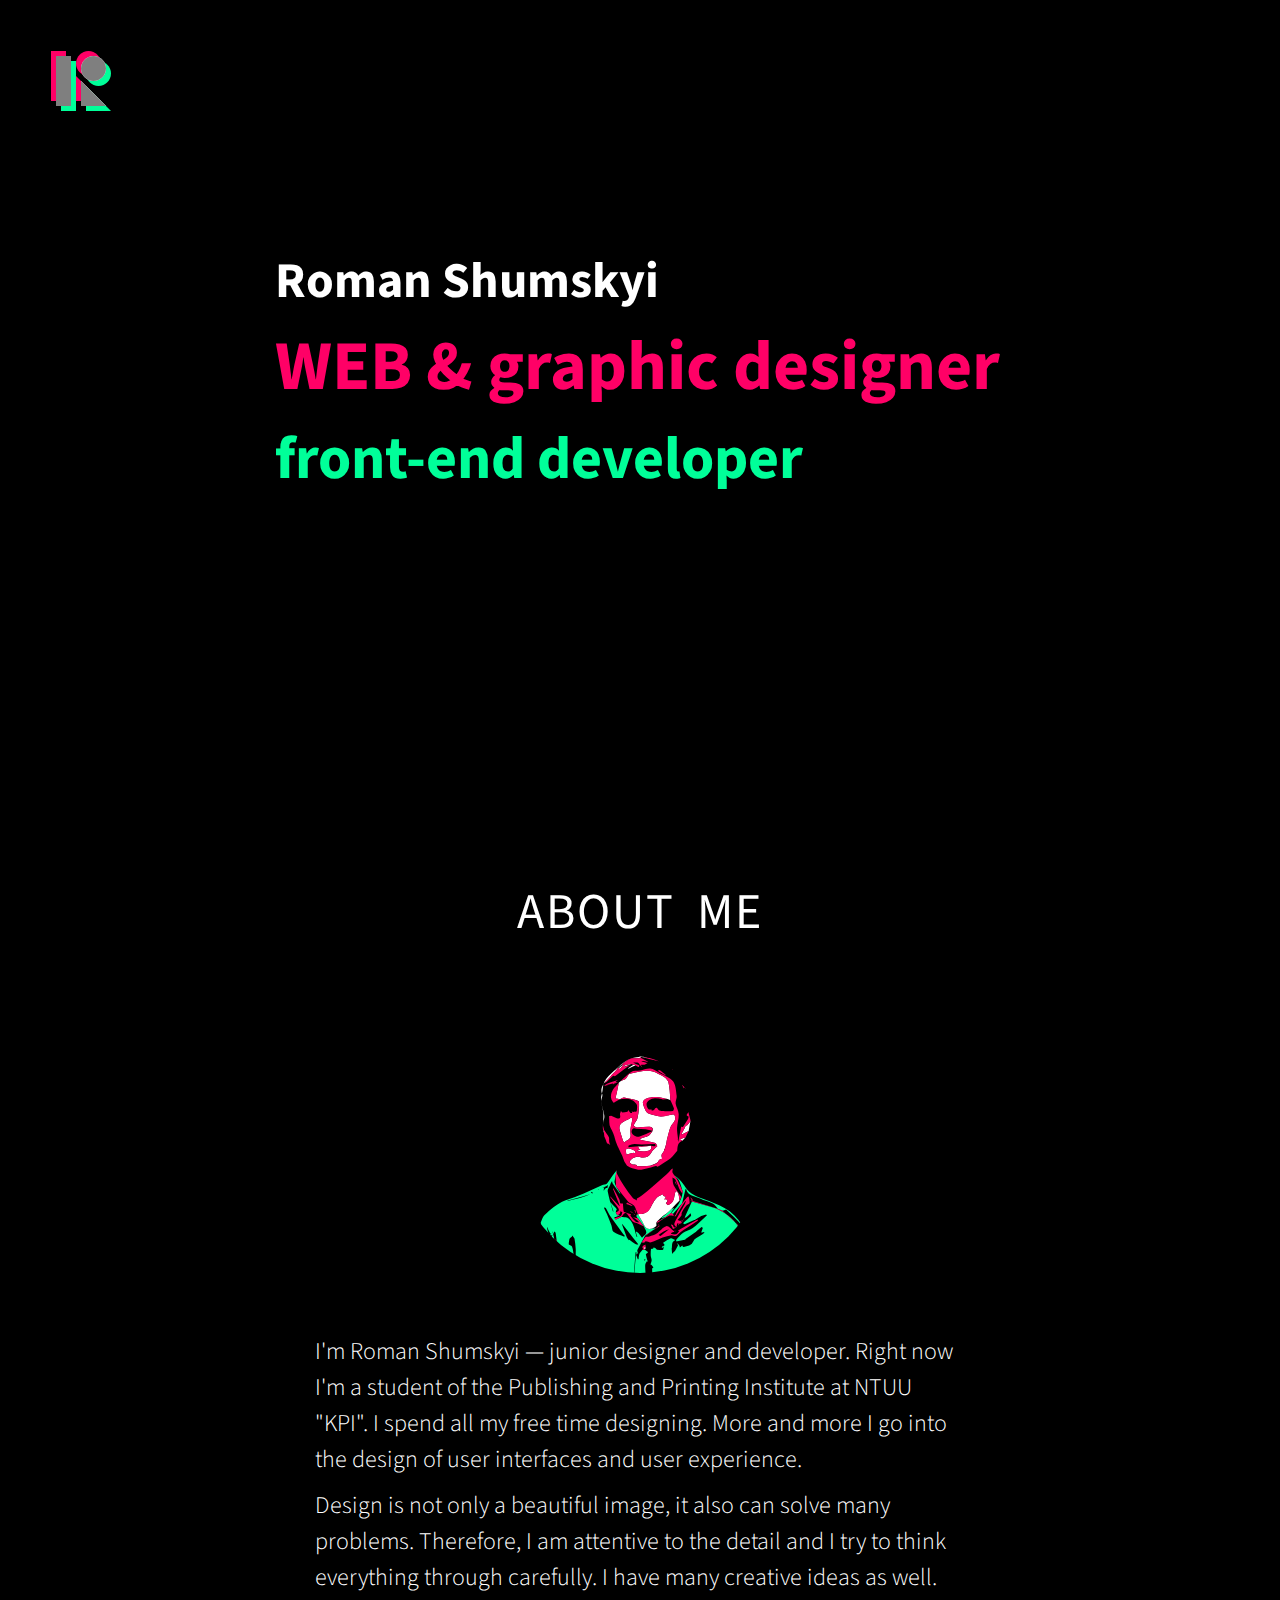
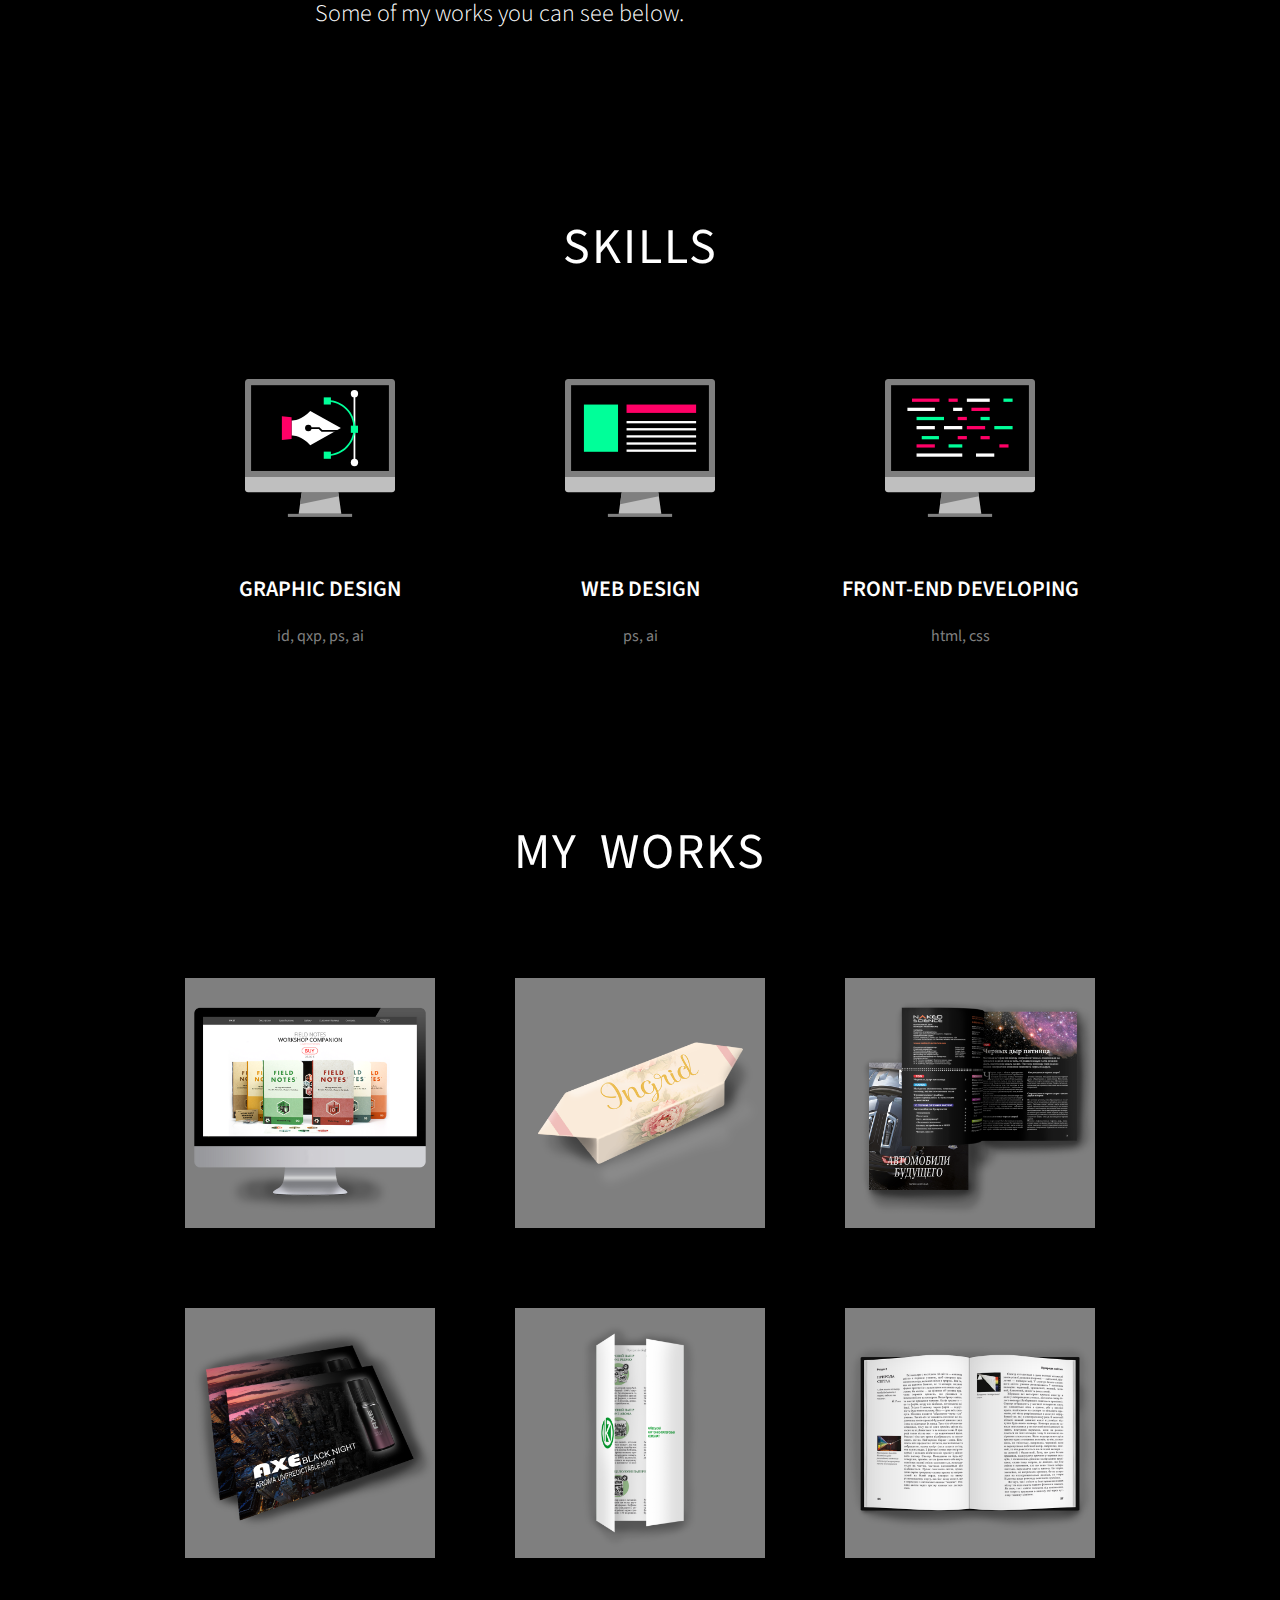
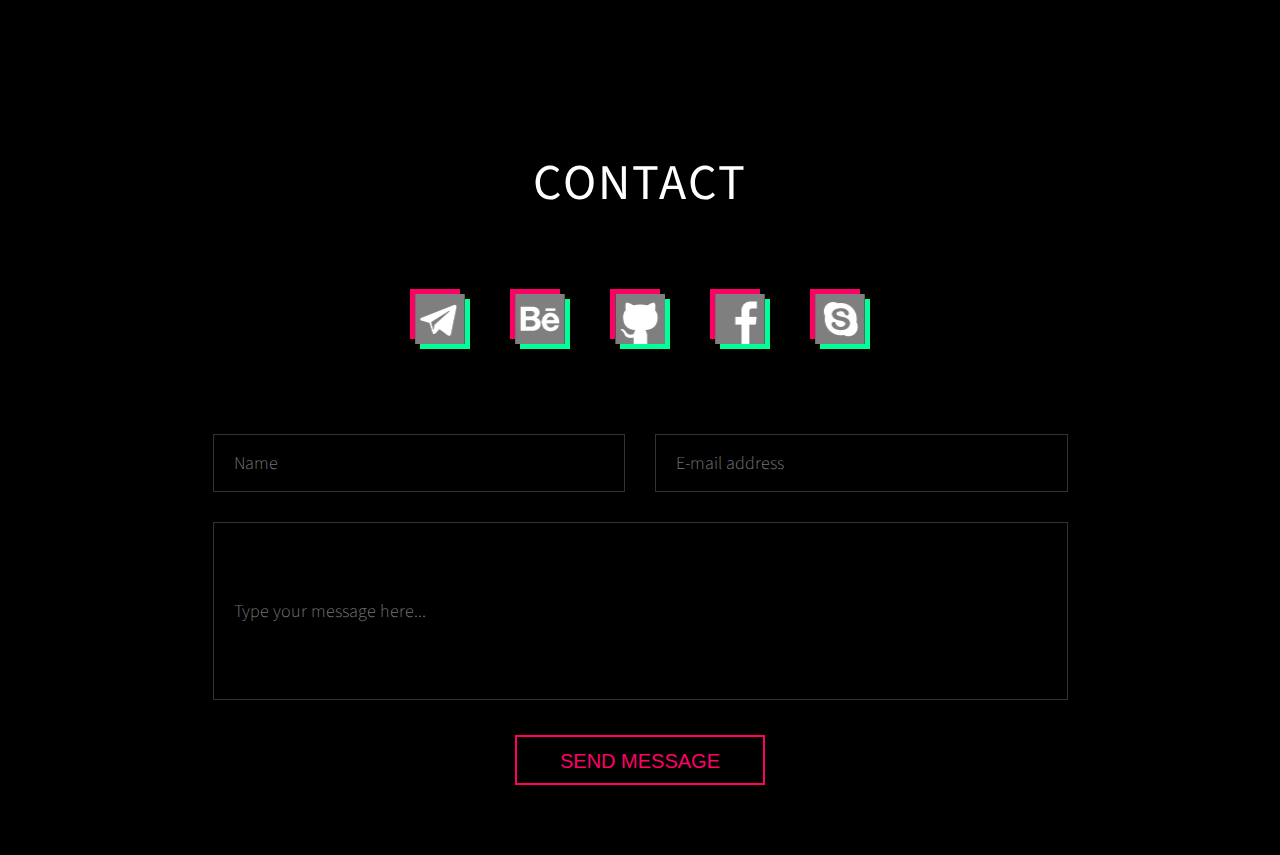
<file: index.html>
<!DOCTYPE html>
<html>
<head>
	<meta charset="utf-8">
	<title>Roman Shumskyi</title>
	<link rel="shortcut icon" type="image/png" href="I_P/logo.png">
	<link rel="stylesheet" type="text/css" href="CSS/style.css">
	<link rel="stylesheet" type="text/css" href="CSS/style_home.css">
	<link rel="stylesheet" type="text/css" href="CSS/style_about.css">
	<link rel="stylesheet" type="text/css" href="CSS/style_works.css">
	<link rel="stylesheet" type="text/css" href="CSS/style_contact.css">
</head>
<body>
	<div class="home">
		<div class="logo_box">
			<a href="index.html">
				<div class="logo">
				<img src="I_P/logo.svg">
				</div>
			</a>
			<div class="logo_shadow_1">
				<img src="I_P/logo 1.svg">
			</div>
			<div class="logo_shadow_2">
				<img src="I_P/logo 2.svg">
			</div>
			<div class="logo_white">
				<img src="I_P/logo w.svg">
			</div>
		</div>

		<div class="im">
			<h1 class="i">Roman Shumskyi</h1>
			<h1 class="m1">WEB &amp; graphic designer</h1>
			<h1 class="m2">front-end developer</span></h1>
		</div>
	</div>

	<div class="about">
		<h2>About me</h2>
		<div class="info">
			<div class="me"><img src="I_P/i.svg"></div>
			<div class="text">
				<p>I'm Roman Shumskyi — junior designer and developer. Right now I'm a student of the Publishing and Printing Institute at <abbr title='National Technical University of Ukraine "Kyiv Polytechnic Institute"'>NTUU "KPI"</abbr>. I spend all my free time designing. More and more I go into the design of user interfaces and user experience.</p>
				<p>Design is not only a beautiful image, it also can solve many problems. Therefore, I am attentive to the detail and I try to think everything through carefully. I have many creative ideas as well. Some of my works you can see below.</p>
			</div>
		</div>
		<h2>skills</h2>
		<div class="skills">
			<div class="skill">
				<div class="img"><img src="I_P/graphic.svg"></div>
				<h3>Graphic design</h3>
				<p>id, qxp, ps, ai</p>
			</div>
			<div class="skill">
				<div class="img"><img src="I_P/web.svg"></div>
				<h3>WEB design</h3>
				<p>ps, ai</p>
			</div>
			<div class="skill">
				<div class="img"><img src="I_P/front-end.svg"></div>
				<h3>Front-end developing</h3>
				<p>html, css</p>
			</div>
		</div>
	</div>
	
	<div class="works">
		<h2>My works</h2>
		<div class="project_gallery">
			<div class="project">
				<img src="Works/Screen.png" class="image">	
				<div class="blackout">
					<div class="zoom">
						<a href="https://www.behance.net/gallery/56760029/Field-Notes" target="_blank">
							<img src="I_P/be.png" title="View on Behance">
						</a>
					</div>
					<p class="project_name">Feild Notes</p>
					<p class="project_type">Web Design | Landing Page</p>
				</div>
			</div>
			<div class="project">
				<img src="Works/Candy.png" class="image">
				<div class="blackout">
					<div class="zoom">
						<a href="https://www.behance.net/gallery/56759719/Candy-Ingrid" target="_blank">
							<img src="I_P/be.png" title="View on Behance">
						</a>
					</div>
					<p class="project_name">Candy "Ingrid"</p>
					<p class="project_type">Graphic Design | Label</p>
				</div>
			</div>
			<div class="project">
				<img src="Works/open magazine.png" class="image">
				<div class="blackout">
					<div class="zoom">
						<a href="https://www.behance.net/gallery/56759397/Naked-Science" target="_blank">
							<img src="I_P/be.png" title="View on Behance">
						</a>
					</div>
					<p class="project_name">Naked Science</p>
					<p class="project_type">Print Design | Magazine</p>
				</div>
			</div>
			<div class="project">
				<img src="Works/axe.png" class="image">
				<div class="blackout">
					<div class="zoom">
						<a href="https://www.behance.net/gallery/56759041/AXE-Black-Night" target="_blank">
							<img src="I_P/be.png" title="View on Behance">
						</a>
					</div>
					<p class="project_name">AXE Black Night</p>
					<p class="project_type">Graphic Design | Ad Poster</p>
				</div>
			</div>
			<div class="project">
				<img src="Works/booklet.png" class="image">
				<div class="blackout">
					<div class="zoom">
						<a href="https://www.behance.net/gallery/56747095/Soffione" target="_blank">
							<img src="I_P/be.png" title="View on Behance">
						</a>
					</div>
					<p class="project_name">Soffione &#174;</p>
					<p class="project_type">Graphic Design | Booklet</p>
				</div>
			</div>
			<div class="project">
				<img src="Works/open book.png" class="image">
				<div class="blackout">
					<div class="zoom">
						<a href="https://www.behance.net/gallery/56746423/Color-Theory" target="_blank">
							<img src="I_P/be.png" title="View on Behance">
						</a>
					</div>
					<p class="project_name">Color Theory</p>
					<p class="project_type">Print Design | Textbook</p>
				</div>
			</div>
		</div>
	</div>

	<div class="contact">
		<h2>Contact</h2>
		<div class="social">
			<div class="icon">
				<a href="https://t.me/roma_shum" target="_blank"><img src="I_P/telegram.png" class="color"></a>
				<img src="I_P/telegram-g.png" class="grey">
			</div>
			<div class="icon">
				<a href="https://www.behance.net/RomaShum" target="_blank"><img src="I_P/behance.png" class="color"></a>
				<img src="I_P/behance-g.png" class="grey">
			</div>
			<div class="icon">
				<a href="https://github.com/RomaShum" target="_blank"><img src="I_P/github.png" class="color"></a>
				<img src="I_P/github-g.png" class="grey">
			</div>
			<div class="icon">
				<a href="https://www.facebook.com/RomaShumskyi" target="_blank"><img src="I_P/facebook.png" class="color"></a>
				<img src="I_P/facebook-g.png" class="grey">
			</div>
			<div class="icon">
				<a href="skype:roma_sh24?chat" target="_blank"><img src="I_P/skype.png" class="color"></a>
				<img src="I_P/skype-g.png" class="grey">
			</div>
		</div>
		<div class="form">
			<form action="mailto:shuma242@gmail.com" enctype="text/plain">
				<div><input type="text" name="name" class="name" placeholder="Name" required>
				<input type="email" name="email" class="email" placeholder="E-mail address" required></div>
				<textarea name="message" rows="10" cols="30" class="message" placeholder="Type your message here..." required></textarea>
				<input type="submit" value="Send message" class="send">
			</form>
		</div>
	</div>
</body>
</html>
</file>
<file: CSS/style.css>
@import url('https://fonts.googleapis.com/css?family=Source+Sans+Pro:200,200i,300,300i,400,400i,600,600i,700,700i,900,900i&subset=cyrillic');
html, body, div, span, h1, h2, h3, h4, h5, h6, p {
	margin: 0;
	padding: 0;
}
html::-webkit-scrollbar { width: 0; }

body {
	font-family: 'Source Sans Pro', sans-serif;
	background: #000;
}
h2 {
	text-align: center;
	font-weight: 400;
	font-size: 50px;
	text-transform: uppercase;
	letter-spacing: 2px;
	word-spacing: 10px;
	padding: 150px 0 50px;
	color: white;
}
h3 {
  color: white;
  font-size: 22px;
  padding: 20px 10px 10px;
  font-weight: 600;
  text-transform: uppercase;
}
</file>
<file: CSS/style_home.css>
.home {
	width: 100vw;
	height: auto;
	position: relative;
}
.im {
	max-width: 730px;
	margin: 15vh auto 25vh;
}
.i {
	font-size: 50px;
	color: white;
}
.m1 {
	font-size: 70px;
	color: #f06;

}
.m2 {
	font-size: 60px;
	color: #0f9;

}
.logo_box {
	position: relative;
	width: 60px;
	height: 60px;
	margin: 4%;
}
.logo_box div img {
	width: 50px;
}
.logo {
	width: 50px;
	height: 50px;
	position: absolute;
	top: 5px;
	left: 5px;
	transition-duration: 0.5s
}
.logo_shadow_1 {
	position: absolute;
	z-index: -1;
	transition-duration: 0.5s;
	left: 0;
	top: 0;
}
.logo_shadow_2 {
	position: absolute;
	left: 10px;
	top: 10px;
	z-index: -1;
	transition-duration: 0.5s;
}
.logo_white {
	position: absolute;
	top: 5px;
	left: 5px;
	z-index: -1;
}
.logo_box:hover .logo_shadow_2, .logo_box:hover .logo_shadow_1{
	position: absolute;
	left: 5px;
	top: 5px;
	transition-duration: 0.25s;
}
.logo_box:hover .logo{
	opacity: 0;
	transition-duration: 0.25s;
}
</file>
<file: CSS/style_about.css>
.about {
	width: 100vw;
	height: auto;
}
.info {
	width: 75%;
	margin: 0 auto;
	padding: 0 50px;
	color: white;
	display: flex;
	justify-content: center;
	flex-wrap: wrap;
	align-content: center;
}
.me img {
	width: 250px;
	margin: 25px;
}
.text {
	width: 650px;
	margin: 25px;
	font-size: 24px;
	line-height: 1.5;
	font-weight: 300;
}
.text p {
	padding: 5px 0;
}
abbr {
	text-decoration-line: none;
}
.skills {
	display: flex;
	justify-content: center;
	flex-wrap: wrap;
	width: 90%;
	margin: 0 auto;
}
.skill {
	width: 300px;
	margin: 10px;
	text-align: center;
}
.img {
	width: auto;
	height: 150px;
	padding: 30px 0;
}
.img img{
	height: 100%
}
.skill p {
  color: grey;
  padding: 10px;
  font-weight: 400;
}
</file>
<file: CSS/style_works.css>
.works {
	width: 100vw;
	height: auto;

}
.project_gallery {
	width: 90%;
	margin: 0 auto;
	display: flex;
	flex-wrap: wrap;
	flex-direction: row;
	justify-content: center;
	align-content: flex-start;
}
.project {
	background-color: white;
	width: 250px;
	height: 250px;
	min-width: 250px;
	min-height: 250px;
	margin: 40px;
	position: relative;
	overflow: hidden;
}
.image {
	width: 100%;
	position: absolute;
}
.blackout {
	box-sizing: border-box;
	width: 100%;
	height: 100%;
	background-color: rgba(0,0,0,0);
	position: relative;
	z-index: 1;
	color: rgba(0,0,0,0);
	padding: 20px;
	text-align: center;
	display: inline-block;
	vertical-align: middle;
	transition-property: color;
	transition-duration: 0.25s;
}
.blackout:before {
  content: "";
  position: absolute;
  z-index: -1;
  top: 0;
  left: 0;
  right: 0;
  bottom: 0;
  background: rgba(0,0,0,0.75);
  transform: scale(0);
  transition-property: transform;
  transition-duration: 0.25s;
  transition-timing-function: ease-out;
}
.blackout:hover:before, .blackout:focus:before, .blackout:active:before {
	transform: scale(1);
}
.zoom {
	width: 60px;
	height: 60px;
	margin: 40px auto;
}
.zoom img {
	width: 100%;
	opacity: 0;
}
.project_name {
	padding-top: 20px;
	padding-bottom: 5px;
	font-size: 20px;
	font-weight: 600;
}
.project_type {
	font-size: 16px;
	font-weight: 400;
}
.project:hover {
	box-shadow: 15px 15px #000,
	90px 90px 0 -70px #0f9,
	-15px -15px #000,
	-90px -90px 0 -70px #f06;
	transition-duration: 0.25s;
	transition-delay: 0.25s;
	transition-timing-function: linear;
}
.blackout:hover p {
	transition-duration: 0.5s;
	transition-delay: 0.5s;
	color: rgba(150,150,150,1);
	transition-timing-function: linear;
}
.blackout:hover .project_name {
	color: white;
}
.project:hover .zoom img {
	opacity: 1;
	transition-duration: 0.5s;
	transition-delay: 0.5s;
	cursor: pointer;
	transition-timing-function: linear;
}
</file>
<file: CSS/style_contact.css>
.contact {
	width: 100vw;
	height: auto;
}
.social {
	display: flex;
	justify-content: center;
	flex-wrap: wrap;
}
.icon {
	position: relative;
	width: 50px;
	height: 50px;
	margin: 25px;
	box-shadow: 5px 5px #0f9,
	-5px -5px #f06;
}
.icon:hover {
	box-shadow: 0 0;
}
.social img{
	width: 100%;
	height: 100%;
}
.color {
	position: absolute;
	opacity: 0;
}
.icon:hover .color {
	opacity: 1;
	cursor: pointer;
}
.grey {
	position: relative;
	z-index: -1;
}
.icon, .icon:hover, .color, .icon:hover .color {
	transition-duration: 0.5s;
}
.form {
	padding: 50px;
}
form {
	width: 75%;
	margin: 0 auto;
	display: flex;
	flex-wrap: wrap;
	justify-content: center;
}
form div {
	width: 100%;
	display: flex;
	justify-content: space-between;
}
.name, .email {
	width: 43%;
	height: 30px;
	display: inline-block;
	align-self: center;
}
.message {
	width: 100%;
	height: 150px;
	align-content: center;
}
.name, .email, .message {
	padding: 13px 20px;
	margin: 15px;
	font-size: 18px;
	color: rgb(225,225,225);
	background-color: black;
	border-color: rgb(50,50,50);
	border-width: 1px;
	border-style: solid;
	font-variant: normal;
	font-weight: 300;
	text-transform: none;
	word-spacing: normal;
	letter-spacing: normal;
	font-family: 'Source Sans Pro', sans-serif;
	outline: none;
	resize: none;
}
.name:focus, .email:focus, .message:focus {
	outline: 2px solid rgba(0, 255, 153, 0.5);
} 
.send {
	margin: 20px;
	padding: 13px;
	box-sizing: border-box;
	width: 250px;
	height: 50px;
	font-size: 20px;
	font-weight: 400px;
	text-transform: uppercase;
	border: 2px solid #f06;
	background-color: black;
	outline: none;
	color: #f06;
	transition-duration: 0.5s;
}
.send:hover {
	cursor: pointer;
	background-color: #f06;
	color: white;
	transition-duration: 0.5s;
}
</file>
